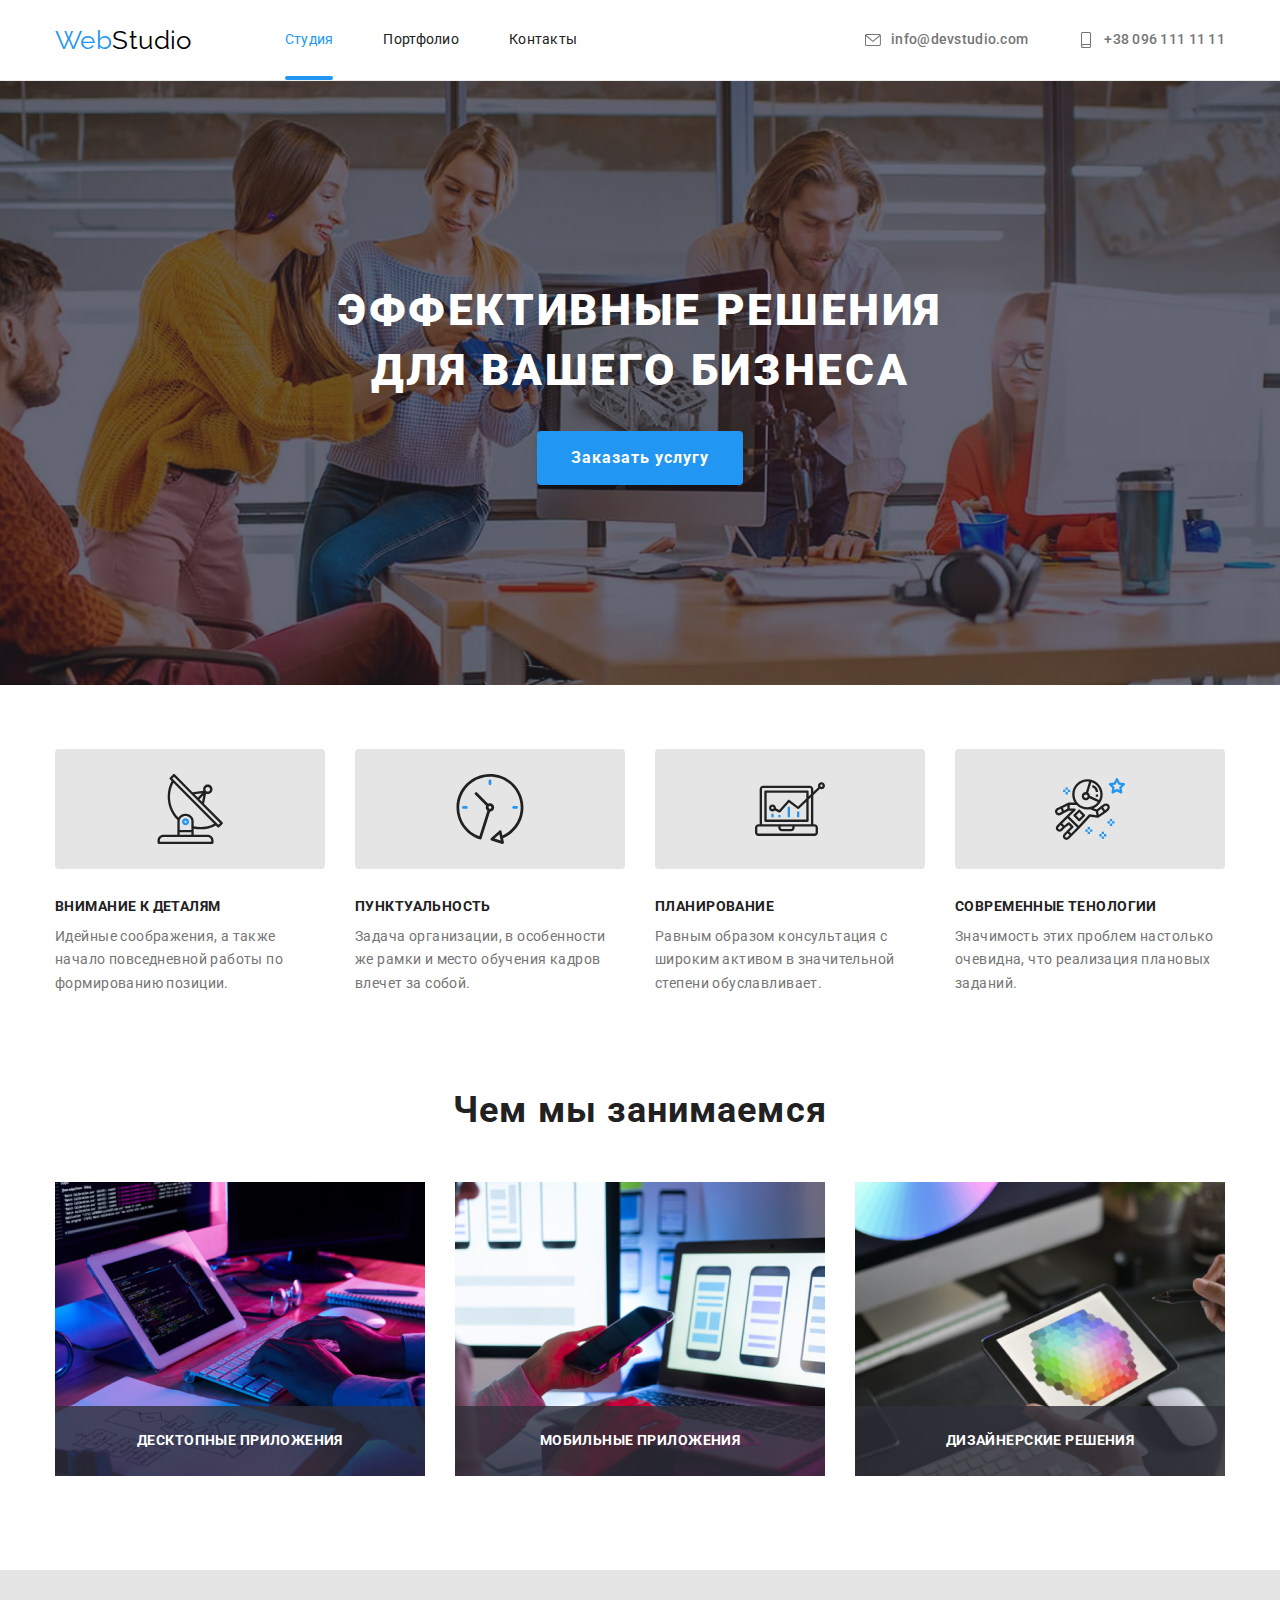
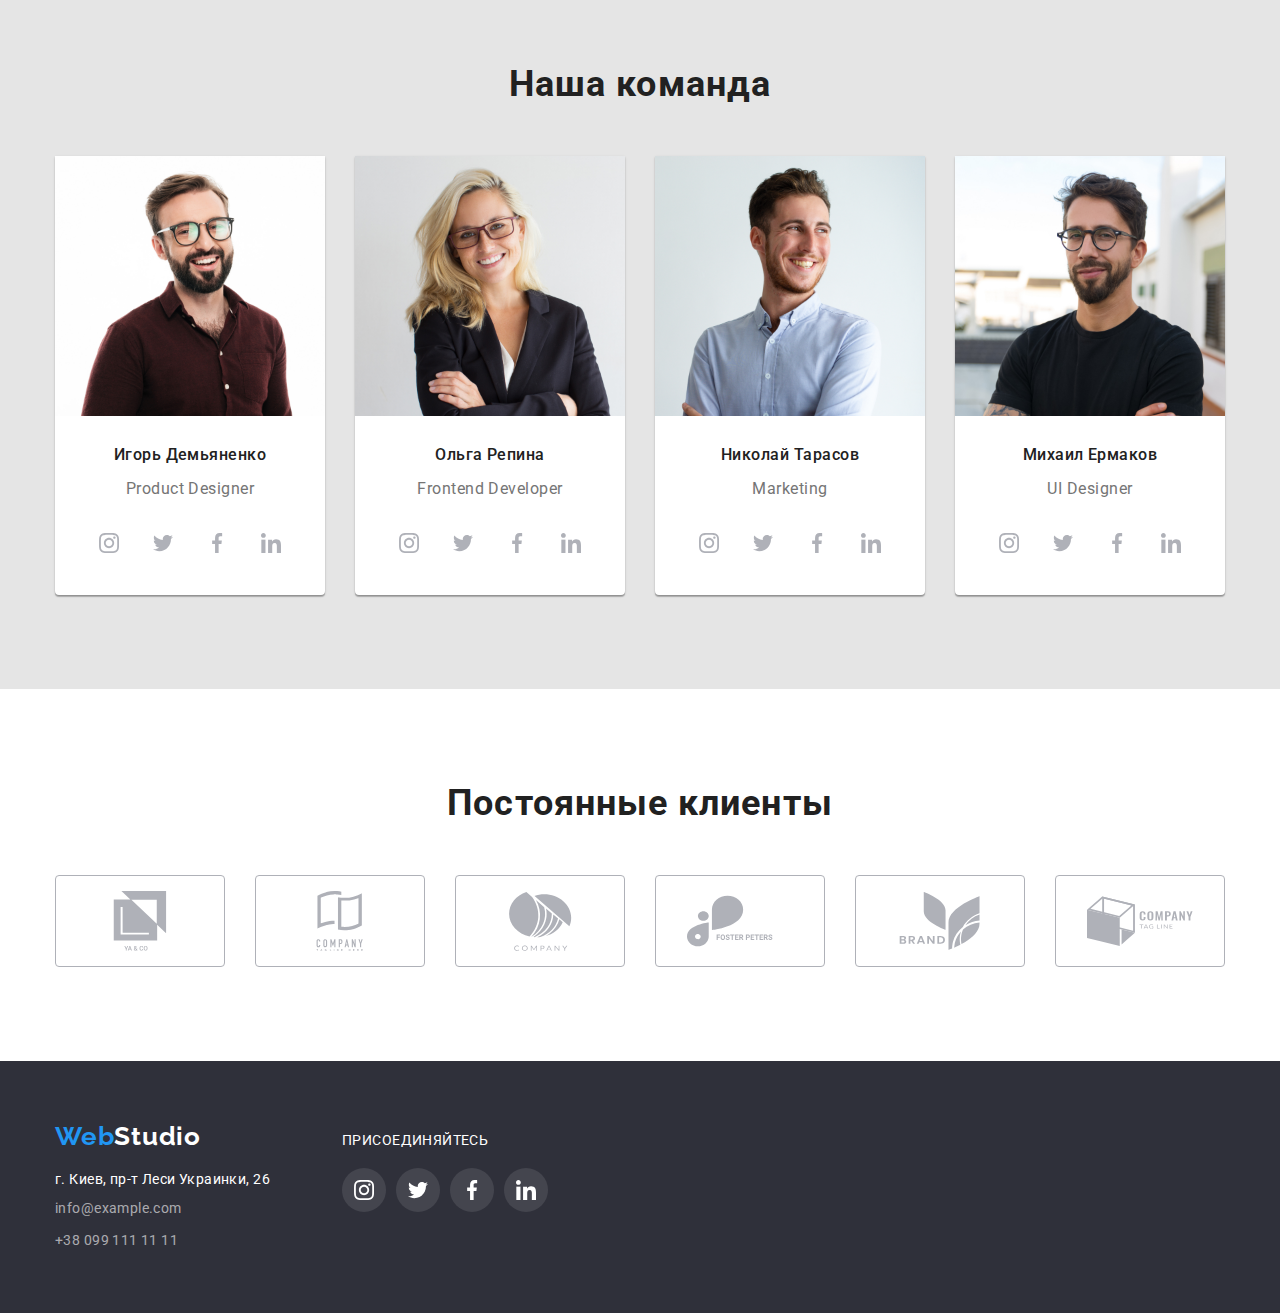
<file: index.html>
<!DOCTYPE html>
<html lang="ru">

<head>
    <meta charset="UTF-8">
    <meta http-equiv="X-UA-Compatible" content="IE=edge">
    <meta name="viewport" content="width=device-width, initial-scale=1.0">
    <title>Main page</title>
    <link rel="preconnect" href="https://fonts.googleapis.com">
    <link rel="preconnect" href="https://fonts.gstatic.com" crossorigin>
    <link href="https://fonts.googleapis.com/css2?family=Raleway:wght@700&family=Roboto:wght@500;700;900&display=swap"
        rel="stylesheet">
    <link rel="stylesheet"
        href="https://cdnjs.cloudflare.com/ajax/libs/modern-normalize/1.1.0/modern-normalize.min.css" />
    <link rel="stylesheet" href="./css/style.css">

</head>

<body>

    <!-- Шапка сайта -->
    <header class="header">
        <div class="container container-header">
            <nav class="navigation">
                <a href="./index.html" class="logo-header link"><span class="accent">Web</span>Studio</a>
                <ul class="nav-list list">
                    <li class="nav-item">
                        <a href="./index.html" class="header-link link current">Студия</a>
                    </li>
                    <li class="nav-item">
                        <a href="./portfolio.html" class="header-link link ">Портфолио</a>
                    </li>
                    <li class="nav-item">
                        <a href="#" class="header-link link">Контакты</a>
                    </li>
                </ul>
            </nav>
            <ul class="site-contacts list">
                <li class="site-contacts-item">
                    <a class="contacts-link  link" href="mailto:info@devstudio.com">
                        <svg class="icon mail" width="16" height="16">
                            <use href="./images/design-img/sprite.svg#icon-envelope"></use>
                        </svg>
                        info@devstudio.com</a>
                </li>
                <li class="site-contacts-item">
                    <a class="contacts-link  link" href="tel+380961111111">
                        <svg class="icon tel" width="16" height="16">
                            <use href="./images/design-img/sprite.svg#icon-smartphone"></use>
                        </svg>
                        +38 096 111 11 11</a>
                </li>
            </ul>
        </div>
    </header>
    <main>

        <!-- Герой -->

        <section class="hero">
            <div class="container">
                <h1 class="hero-title">Эффективные решения<br>для вашего бизнеса</h1>
                <button class="hero-button" type="button">Заказать услугу</button>
            </div>
        </section>

        <!-- Преимущества -->
        <section class="features">
            <div class="container">
                <h2 class="visually-hidden">Наши преимущества</h2>
                <ul class="features-list list">
                    <li class="features-item">
                        <div class="features-icon-container">
                            <svg class="features-icon">
                                <use href="./images/design-img/sprite.svg#icon-antenna"></use>
                            </svg>
                        </div>
                        <h3 class="features-title">Внимание к деталям</h3>
                        <p class="features-text">Идейные соображения, а также начало повседневной работы по формированию
                            позиции.</p>
                    </li>
                    <li class="features-item">
                        <div class="features-icon-container">
                            <svg class="features-icon">
                                <use href="./images/design-img/sprite.svg#icon-clock"></use>
                            </svg>
                        </div>
                        <h3 class="features-title">Пунктуальность</h3>
                        <p class="features-text">Задача организации, в особенности же рамки и место обучения кадров влечет
                            за собой.</p>
                    </li>
                    <li class="features-item">
                        <div class="features-icon-container">
                            <svg class="features-icon">
                                <use href="./images/design-img/sprite.svg#icon-diagram"></use>
                            </svg>
                        </div>
                        <h3 class="features-title">Планирование</h3>
                        <p class="features-text">Равным образом консультация с широким активом в значительной степени
                            обуславливает.</p>
                    </li>
                    <li class="features-item">
                        <div class="features-icon-container">
                            <svg class="features-icon">
                                <use href="./images/design-img/sprite.svg#icon-astronaut"></use>
                            </svg>
                        </div>
                        <h3 class="features-title">Современные тенологии</h3>
                        <p class="features-text">Значимость этих проблем настолько очевидна, что реализация плановых
                            заданий.</p>
                    </li>
                </ul>
            </div>
        </section>

        <!-- Что мы предлагаем -->

        <section class="works">
            <div class="container">
                <h2 class="section-title">Чем мы занимаемся</h2>
                <ul class="works-list list">
                    <li class="works-item">
                        <div class="works-item-image-wrapper">
                        <img src="./images/img1.png" width="370" height="294" alt="мужчина пишет програмный код">
                        <h3 class="works-item-text-overlay">Десктопные приложения</h3>
                        </div>
                    </li>
                    <li class="works-item">
                        <div class="works-item-image-wrapper">
                        <img src="./images/img2.png" width="370" height="294" alt="девушка тестирует мобильное приложение">
                        <h3 class="works-item-text-overlay">Мобильные приложения</h3>
                        </div>
                    </li>
                    <li class="works-item">
                        <div class="works-item-image-wrapper">
                        <img src="./images/img3.png" width="370" height="294" alt="девушка выбирает цветовую схему">
                        <h3 class="works-item-text-overlay">Дизайнерские решения</h3>
                        </div>
                    </li>
                </ul>
            </div>
        </section>

        <!-- Наша команда -->

        <section class="team section">
            <div class="container">
                <h2 class="section-title">Наша команда</h2>
                <ul class="team-list list">
                    <li class="team-item-card">
                        <img src="./images/img4.jpg" width="270" height="260" alt="Портрет Игоря Демьяненко">
                        <div class="team-description">
                            <h3 class="team-name">Игорь Демьяненко</h3>
                            <p class="team-text" lang="en">Product Designer</p>
                            <ul class="masters-socials-list socials list">
                                <li class="master-socials-item">
                                 <a href="" class="master-social-link link">
                                     <svg class="icon-masters-social" widht="20" height="20">
                                         <use href="./images/design-img/sprite.svg#icon-instagram"></use>
                                     </svg>
                                 </a>
                                </li>
                                <li class="master-socials-item">
                                    <a href="" class="master-social-link link">
                                        <svg class="icon-masters-social" widht="20" height="20">
                                            <use href="./images/design-img/sprite.svg#icon-twitter"></use>
                                        </svg>
                                    </a>
                                   </li>
                                   <li class="master-socials-item"> 
                                    <a href="" class="master-social-link link">
                                        <svg class="icon-masters-social" widht="20" height="20">
                                            <use href="./images/design-img/sprite.svg#icon-facebook"></use>
                                        </svg>
                                    </a>
                                   </li>
                                   <li class="master-socials-item">
                                    <a href="" class="master-social-link link">
                                        <svg class="icon-masters-social" widht="20" height="20">
                                            <use href="./images/design-img/sprite.svg#icon-linkedin"></use>
                                        </svg>
                                    </a>
                                   </li>
                            </ul>

                        
                        </div>
                    </li>
                    <li class="team-item-card">
                        <img src="./images/img5.jpg" width="270" height="260" alt="Портрет Ольги Репиной">
                        <div class="team-description">
                            <h3 class="team-name">Ольга Репина</h3>
                            <p class="team-text" lang="en">Frontend Developer</p>
                            <ul class="masters-socials-list socials list">
                                <li class="master-socials-item">
                                 <a href="" class="master-social-link link">
                                     <svg class="icon-masters-social" widht="44" height="44" >
                                         <use href="./images/design-img/sprite.svg#icon-instagram"></use>
                                     </svg>
                                 </a>
                                </li>
                                <li class="master-socials-item">
                                    <a href="" class="master-social-link link">
                                        <svg class="icon-masters-social" widht="44" height="44">
                                            <use href="./images/design-img/sprite.svg#icon-twitter"></use>
                                        </svg>
                                    </a>
                                   </li>
                                   <li class="master-socials-item">
                                    <a href="" class="master-social-link link">
                                        <svg class="icon-masters-social" widht="44" height="44">
                                            <use href="./images/design-img/sprite.svg#icon-facebook"></use>
                                        </svg>
                                    </a>
                                   </li>
                                   <li class="master-socials-item">
                                    <a href="" class="master-social-link link">
                                        <svg class="icon-masters-social" widht="44" height="44">
                                            <use href="./images/design-img/sprite.svg#icon-linkedin"></use>
                                        </svg>
                                    </a>
                                   </li>
                        </div>
                    </li>
                    <li class="team-item-card">
                        <img src="./images/img6.jpg" width="270" height="260" alt="Портрет Николая Тарасова">
                        <div class="team-description">
                            <h3 class="team-name">Николай Тарасов</h3>
                            <p class="team-text" lang="en">Marketing</p>
                            <ul class="masters-socials-list socials list">
                                <li class="master-socials-item">
                                 <a href="" class="master-social-link link">
                                     <svg class="icon-masters-social" widht="44" height="44">
                                         <use href="./images/design-img/sprite.svg#icon-instagram"></use>
                                     </svg>
                                 </a>
                                </li>
                                <li class="master-socials-item">
                                    <a href="" class="master-social-link link">
                                        <svg class="icon-masters-social" widht="44" height="44">
                                            <use href="./images/design-img/sprite.svg#icon-twitter"></use>
                                        </svg>
                                    </a>
                                   </li>
                                   <li class="master-socials-item">
                                    <a href="" class="master-social-link link">
                                        <svg class="icon-masters-social" widht="44" height="44">
                                            <use href="./images/design-img/sprite.svg#icon-facebook"></use>
                                        </svg>
                                    </a>
                                   </li>
                                   <li class="master-socials-item">
                                    <a href="" class="master-social-link link">
                                        <svg class="icon-masters-social" widht="44" height="44">
                                            <use href="./images/design-img/sprite.svg#icon-linkedin"></use>
                                        </svg>
                                    </a>
                                   </li>
                            </ul>
                        </div>    
                    </li>
                    <li class="team-item-card">
                        <img src="./images/img7.jpg" width="270" height="260" alt="Портрет Михаила Ермакова">
                        <div class="team-description">
                            <h3 class="team-name">Михаил Ермаков</h3>
                            <p class="team-text" lang="en">UI Designer</p>
                            <ul class="masters-socials-list socials list">
                                <li class="master-socials-item">
                                 <a href="" class="master-social-link link">
                                     <svg class="icon-masters-social" widht="44" height="44">
                                         <use href="./images/design-img/sprite.svg#icon-instagram"></use>
                                     </svg>
                                 </a>
                                </li>
                                <li class="master-socials-item">
                                    <a href="" class="master-social-link link">
                                        <svg class="icon-masters-social" widht="44" height="44">
                                            <use href="./images/design-img/sprite.svg#icon-twitter"></use>
                                        </svg>
                                    </a>
                                   </li>
                                   <li class="master-socials-item">
                                    <a href="" class="master-social-link link">
                                        <svg class="icon-masters-social" widht="44" height="44">
                                            <use href="./images/design-img/sprite.svg#icon-facebook"></use>
                                        </svg>
                                    </a>
                                   </li>
                                   <li class="master-socials-item">
                                    <a href="" class="master-social-link link">
                                        <svg class="icon-masters-social" widht="44" height="44">
                                            <use href="./images/design-img/sprite.svg#icon-linkedin"></use>
                                        </svg>
                                    </a>
                                   </li>
                            </ul>
                        </div>
                        </li>
                </ul>
            </div>
        </section>

        <!-- наши клиенты -->

        <section class="clients section">
            <div class="container">
                <h2 class="section-title">Постоянные клиенты</h2>
                <ul class="clients-list list">
                     <li class="clients-item">
                        <a href="" class="clients-item-link"> 
                            <svg class="icon-client" width="41" height="46">
                                <use href="./images/design-img/sprite.svg#icon-logo1"></use>
                            </svg>
                        </a>
                    </li>
                    <li class="clients-item">
                        <a href="" class="clients-item-link"> 
                            <svg class="icon-client">
                                <use href="./images/design-img/sprite.svg#icon-logo2"></use>
                            </svg>
                        </a>
                    </li>
                    <li class="clients-item">
                        <a href="" class="clients-item-link"> 
                            <svg class="icon-client">
                                <use href="./images/design-img/sprite.svg#icon-logo3"></use>
                            </svg>
                        </a>
                    </li>
                    <li class="clients-item">
                        <a href="" class="clients-item-link"> 
                            <svg class="icon-client">
                                <use href="./images/design-img/sprite.svg#icon-logo4"></use>
                            </svg>
                        </a>
                    </li>
                    <li class="clients-item">
                        <a href="" class="clients-item-link"> 
                            <svg class="icon-client" >
                                <use href="./images/design-img/sprite.svg#icon-logo5"></use>
                            </svg>
                        </a>
                    </li>
                    <li class="clients-item">
                        <a href="" class="clients-item-link"> 
                            <svg class="icon-client">
                                <use href="./images/design-img/sprite.svg#icon-logo6"></use>
                            </svg>
                        </a>
                    </li>
                </ul>
            </div>
        </section>

    </main>

    <!-- Футер -->
    <footer class="footer">
        <div class="container footer-container">
            <div class="address-section">
                <a href="./index.html " class="footer-logo link"><span class="accent">Web</span>Studio</a>
                <address class="address list">
                    <ul class="footer-links-list list">
                    <li class="address-item" ><a href="https://www.google.com/maps/d/viewer?msa=0&mid=10uSM3H-mIU3GznYo2szRIEphczw&ll=50.42732700000001%2C30.538092&z=17" 
                        class="footer-link-address link"
                        target="_blank"
                        rel="noreferrer noopener">
                        г. Киев, пр-т Леси Украинки, 26
                        </a>
                    </li>
                    <li class="address-item"><a href="mailto:info@example.com" class="footer-link">info@example.com</a></li>
                    <li class="address-item"><a href="tel:+380991111111" class="footer-link">+38 099 111 11 11</a></li>
                    </ul>
                </address>
            </div>


            <div class="social-links-section">
                <p class="footer-title" >Присоединяйтесь</p>
            <ul class="social-list list">
                <li class="social-list-item">
                    <a class="footer-social-link" href="">
                        <svg class="icon-footer">
                            <use href="./images/design-img/sprite.svg#icon-instagram"></use>
                        </svg>
                    </a>
                </li>
                <li class="social-list-item" >
                    <a class="footer-social-link" href="">
                        <svg class="icon-footer">
                            <use href="./images/design-img/sprite.svg#icon-twitter"></use>
                        </svg>
                    </a>
                </li>
                <li class="social-list-item">
                    <a class="footer-social-link" href="">
                        <svg class="icon-footer">
                            <use href="./images/design-img/sprite.svg#icon-facebook"></use>
                        </svg>
                    </a>
                </li>
                <li class="social-list-item">
                    <a class="footer-social-link" href="">
                        <svg class="icon-footer">
                            <use href="./images/design-img/sprite.svg#icon-linkedin"> </use>
                        </svg>
                    </a>
                </li>
            </ul>
        </div>
        </div>
    </footer>

    <!-- Модальное окно -->
    <div class="backdrop is-hidden">
        <div class="modal">
            <button type="button" class="btn-close">
                <svg class="icon-btn-close" width="17" height="17">
                    <use href="./images/design-img/sprite.svg#icon-close"></use>
                </svg>
            </button>
        </div>
    </div>
</body>

</html>
</file>
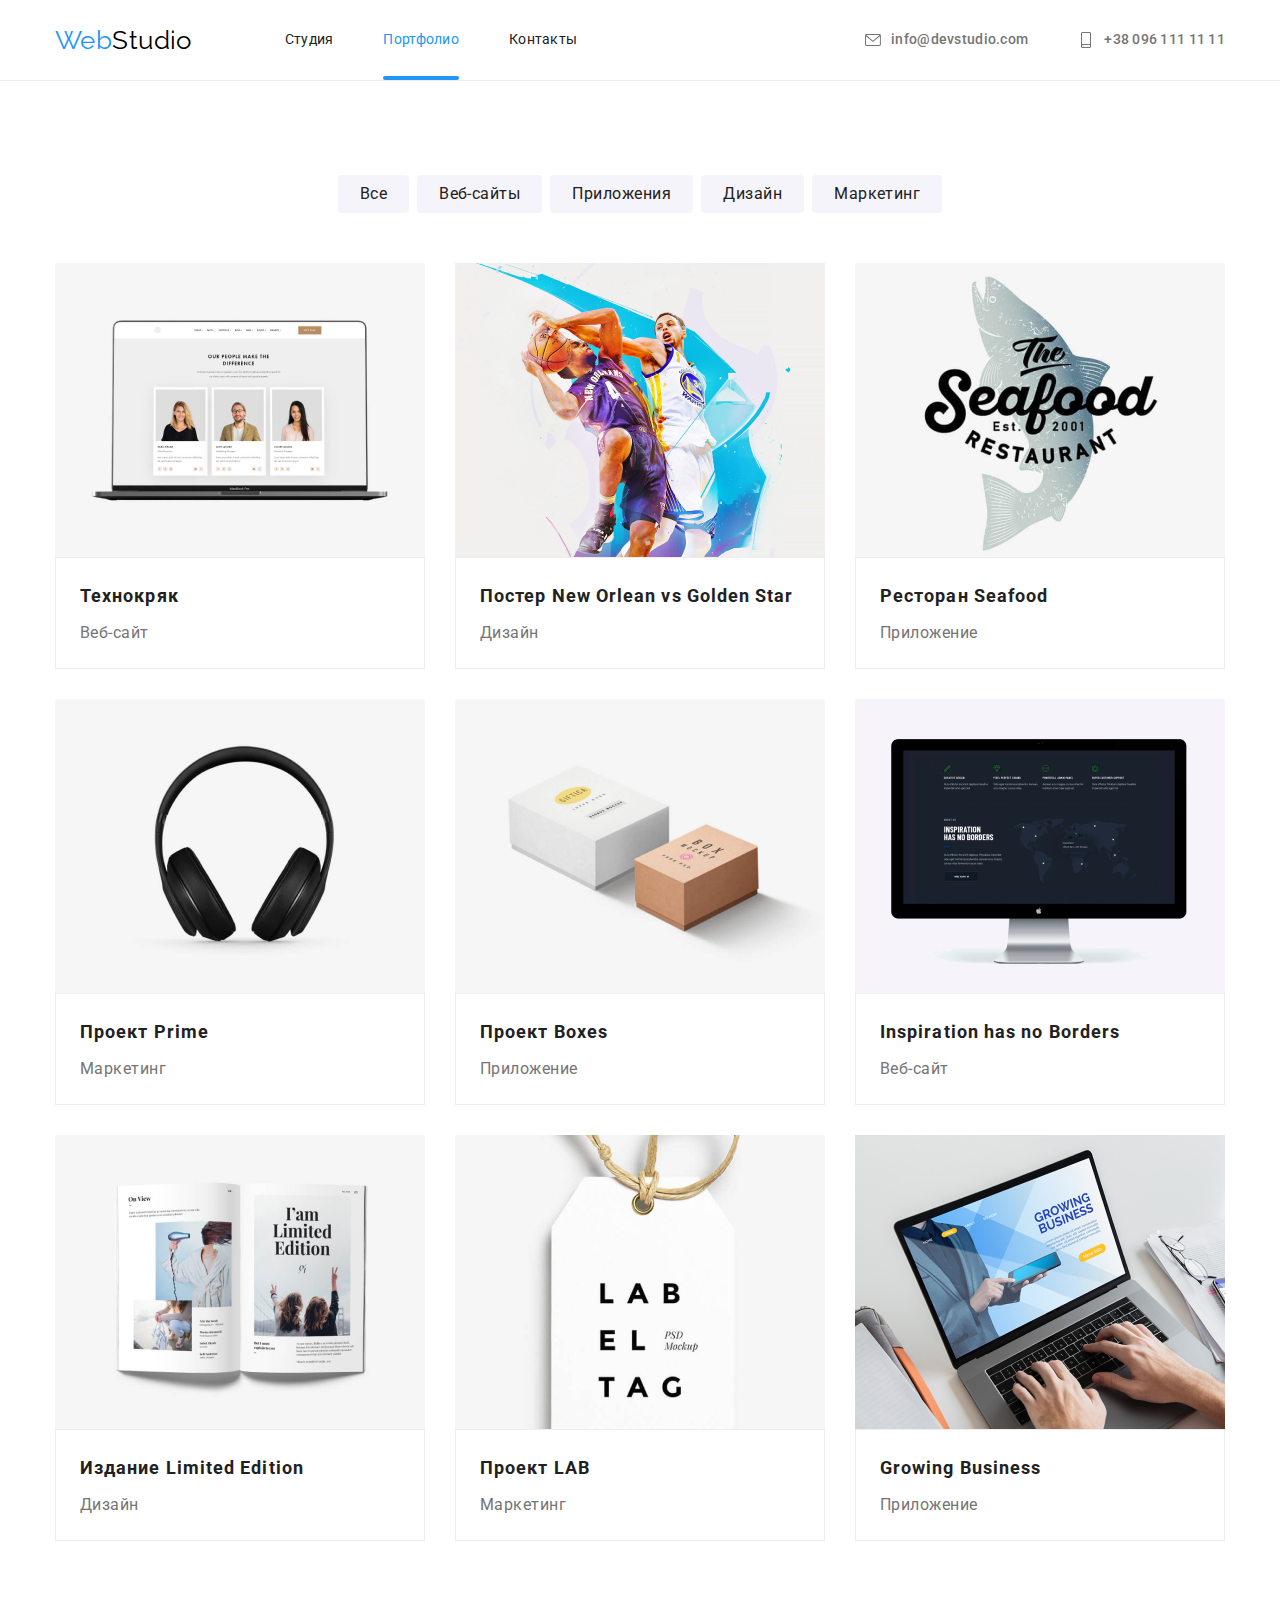
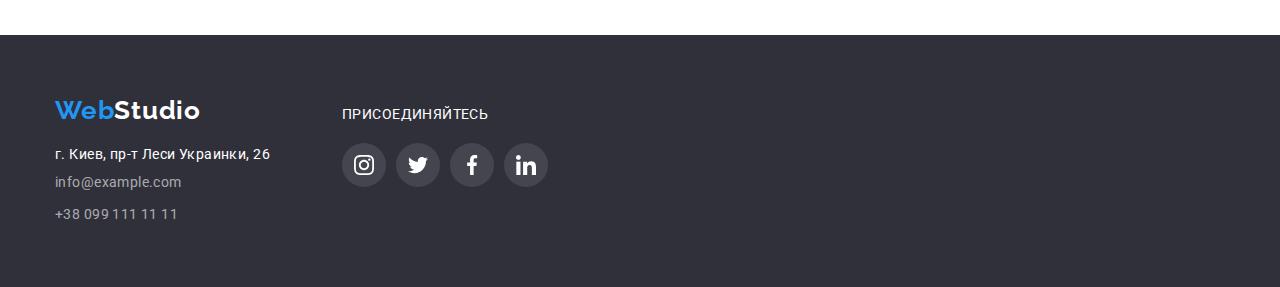
<file: portfolio.html>
<!DOCTYPE html>
<html lang="ru">
<head>
    <meta charset="UTF-8">
    <meta http-equiv="X-UA-Compatible" content="IE=edge">
    <meta name="viewport" content="width=device-width, initial-scale=1.0">
    <title>Portfolio page</title>
    <link rel="preconnect" href="https://fonts.googleapis.com">
    <link rel="preconnect" href="https://fonts.gstatic.com" crossorigin>
    <link href="https://fonts.googleapis.com/css2?family=Raleway:wght@700&family=Roboto:wght@500;700;900&display=swap"
        rel="stylesheet">
    <link rel="stylesheet" href="https://cdnjs.cloudflare.com/ajax/libs/modern-normalize/1.1.0/modern-normalize.min.css" />
    <link rel="stylesheet" href="./css/style.css">
</head>
<body>
  
        <!-- Шапка сайта -->
        <header class="header">
            <div class="container container-header">
                <nav class="navigation">
                    <a href="./index.html" class="logo-header link"><span class="accent">Web</span>Studio</a>
                    <ul class="nav-list list">
                        <li class="nav-item">
                            <a href="./index.html" class="header-link link ">Студия</a>
                        </li>
                        <li class="nav-item">
                            <a href="./portfolio.html" class="header-link link current ">Портфолио</a>
                        </li>
                        <li class="nav-item">
                            <a href="#" class="header-link link">Контакты</a>
                        </li>
                    </ul>
                </nav>
                <ul class="site-contacts list">
                    <li class="site-contacts-item">
                        <a class="contacts-link  link" href="mailto:info@devstudio.com">
                            <svg class="icon mail" width="16" height="16">
                                <use href="./images/design-img/sprite.svg#icon-envelope"></use>
                            </svg>
                            info@devstudio.com</a>
                    </li>
                    <li class="site-contacts-item">
                        <a class="contacts-link  link" href="tel+380961111111">
                            <svg class="icon tel" width="16" height="16">
                                <use href="./images/design-img/sprite.svg#icon-smartphone"></use>
                            </svg>
                            +38 096 111 11 11</a>
                    </li>
                </ul>
            </div>
        </header>
        <main>
            <section class="portfolio-page section">
                <div class="container">
                    <h1 class="visually-hidden">Портфолио</h1>
                    <ul class="filter list">
                        <li class="filter-item">
                            <button class="filter-button" type="button">Все</button>
                        </li>
                        <li class="filter-item" >
                            <button class="filter-button" type="button">Веб-сайты</button>
                        </li>
                        <li class="filter-item">
                            <button class="filter-button" type="button">Приложения</button>
                        </li>
                        <li class="filter-item">
                            <button class="filter-button" type="button"">Дизайн</a>
                        </li>
                        <li class="filter-item">
                            <button class="filter-button" type="button">Маркетинг</button>
                        </li>
                    </ul>
                    <ul class="projects list">
                        <li class="projects-item" >
                            <a href="" class="projects-item-link link">
                                <div class="projects-item-wrapper">
                                    <img src="./images/portfolio-page/img1.jpg" alt="Монитор с изображением главной страницы сайта" 
                                    width="370"
                                    height="294">
                                    <p class="projects-overlay">
                                        Технокряк это современная площадка распространения коронавируса. Компании используют эту платформу для цифрового шпионажа и атак на защищённые сервера конкурентов.
                                    </p>
                                </div>
                                <div class="projects-item-description">
                                    <h2 class="projects-title">Технокряк</h2>
                                    <p class="projects-text">Веб-сайт</p>
                                </div>
                            </a>
                        </li>
                        <li class="projects-item">
                            <a href="" class="projects-item-link link">
                                <div class="projects-item-wrapper">
                                <img src="./images/portfolio-page/img2.jpg" alt="Два баскетболиста борятся за мяч"
                                width="370"
                                height="294">
                                <p class="projects-overlay">
                                    Lorem ipsum dolor sit amet consectetur adipisicing elit. Quae, ullam.
                                </p>
                            </div>
                                <div class="projects-item-description">
                                    <h2 class="projects-title">Постер New Orlean vs Golden Star</h2>
                                    <p class="projects-text" >Дизайн</p>
                                </div>
                            </a>
                        </li>
                        <li class="projects-item">
                            <a href="" class="projects-item-link link">
                                <div class="projects-item-wrapper">
                                <img src="./images/portfolio-page/img3.jpg" alt="Логтотип рыбного ресторана"
                                width="370"
                                height="294">
                                <p class="projects-overlay">
                                    Lorem ipsum dolor sit amet consectetur adipisicing elit. Quae, ullam.
                                </p>
                            </div>
                                <div class="projects-item-description">
                                    <h2 class="projects-title">Ресторан Seafood</h2>
                                    <p class="projects-text">Приложение</p>
                                </div>
                            </a>
                        </li>
                        <li class="projects-item">
                            <a href="" class="projects-item-link link">
                                <div class="projects-item-wrapper">
                                    <img src="./images/portfolio-page/img4.jpg" alt="Наушники"
                                    width="370"
                                    height="294">
                                    <p class="projects-overlay">
                                        Lorem ipsum dolor sit amet consectetur adipisicing elit. Quae, ullam.
                                    </p>
                                </div>
                                <div class="projects-item-description">
                                    <h2 class="projects-title">Проект Prime</h2>
                                    <p class="projects-text">Маркетинг</p>
                                </div>
                            </a>
                        </li>
                        <li class="projects-item">
                            <a href="" class="projects-item-link link">
                                <div class="projects-item-wrapper">
                                <img src="./images/portfolio-page/img5.jpg" alt="Две закрытые коробки"
                                width="370"
                                height="294">
                                    <p class="projects-overlay">
                                        Lorem ipsum dolor sit amet consectetur adipisicing elit. Quae, ullam.
                                    </p>
                                </div>
                                <div class="projects-item-description">
                                    <h2 class="projects-title">Проект Boxes</h2>
                                    <p class="projects-text">Приложение</p>
                                </div>
                            </a>
                        </li>
                        <li class="projects-item">
                            <a href="" class="projects-item-link link">
                                <div class="projects-item-wrapper">
                                <img src="./images/portfolio-page/img6.jpg" alt="Монитор с открытой страницей сайта"
                                width="370"
                                height="294">
                                    <p class="projects-overlay">
                                        Lorem ipsum dolor sit amet consectetur adipisicing elit. Quae, ullam.
                                    </p>
                                </div>
                                <div class="projects-item-description">
                                    <h2 lang="en" class="projects-title">Inspiration has no Borders</h2>
                                    <p class="projects-text" >Веб-сайт</p>
                                </div>
                            </a>
                        </li>
                        <li class="projects-item">
                            <a href="" class="projects-item-link link">
                                <div class="projects-item-wrapper">
                                <img src="./images/portfolio-page/img7.jpg" alt="Открытый разварот журнала"
                                width="370"
                                height="294">
                                    <p class="projects-overlay">
                                        Lorem ipsum dolor sit amet consectetur adipisicing elit. Quae, ullam.
                                    </p>
                                </div>
                                <div class="projects-item-description">
                                    <h2 class="projects-title">Издание Limited Edition</h2>
                                    <p class="projects-text">Дизайн</p>
                                </div>
                            </a>
                        </li>
                        <li class="projects-item">
                            <a href="" class="projects-item-link link">
                                <div class="projects-item-wrapper">
                                <img src="./images/portfolio-page/img8.jpg" alt="Леибл"
                                width="370"
                                height="294">
                                    <p class="projects-overlay">
                                        Lorem ipsum dolor sit amet consectetur adipisicing elit. Quae, ullam.
                                    </p>
                                </div>
                                <div class="projects-item-description">
                                    <h2 class="projects-title">Проект LAB</h2>
                                    <p class="projects-text" >Маркетинг</p>
                                </div>
                            </a>
                        </li>
                        <li class="projects-item">
                            <a href="" class="projects-item-link link">
                                <div class="projects-item-wrapper">
                                <img src="./images/portfolio-page/img9.jpg" alt="Монитор с открытой страницей обучаещего сайта"
                                width="370"
                                height="294">
                                    <p class="projects-overlay">
                                        Lorem ipsum dolor sit amet consectetur adipisicing elit. Quae, ullam.
                                    </p>
                                </div>
                                <div class="projects-item-description">
                                    <h2 lang="en" class="projects-title">Growing Business</h2>
                                    <p class="projects-text">Приложение</p>
                                </div>
                            </a>
                        </li>
                    </ul>    
                </div>
            </section>
        </main>
        
        <!-- Футер -->
        <footer class="footer">
            <div class="container footer-container">
                <div class="address-section">
                    <a href="./index.html " class="footer-logo link"><span class="accent">Web</span>Studio</a>
                    <address class="address list">
                        <ul class="footer-links-list list">
                        <li class="address-item" ><a href="https://www.google.com/maps/d/viewer?msa=0&mid=10uSM3H-mIU3GznYo2szRIEphczw&ll=50.42732700000001%2C30.538092&z=17" 
                            class="footer-link-address link"
                            target="_blank"
                            rel="noreferrer noopener">
                            г. Киев, пр-т Леси Украинки, 26
                            </a>
                        </li>
                        <li class="address-item"><a href="mailto:info@example.com" class="footer-link">info@example.com</a></li>
                        <li class="address-item"><a href="tel:+380991111111" class="footer-link">+38 099 111 11 11</a></li>
                        </ul>
                    </address>
                </div>
    
    
                <div class="social-links-section">
                    <p class="footer-title" >Присоединяйтесь</p>
                <ul class="social-list list">
                    <li class="social-list-item">
                        <a class="footer-social-link" href="">
                            <svg class="icon-footer">
                                <use href="./images/design-img/sprite.svg#icon-instagram"></use>
                            </svg>
                        </a>
                    </li>
                    <li class="social-list-item" >
                        <a class="footer-social-link" href="">
                            <svg class="icon-footer">
                                <use href="./images/design-img/sprite.svg#icon-twitter"></use>
                            </svg>
                        </a>
                    </li>
                    <li class="social-list-item">
                        <a class="footer-social-link" href="">
                            <svg class="icon-footer">
                                <use href="./images/design-img/sprite.svg#icon-facebook"></use>
                            </svg>
                        </a>
                    </li>
                    <li class="social-list-item">
                        <a class="footer-social-link" href="">
                            <svg class="icon-footer">
                                <use href="./images/design-img/sprite.svg#icon-linkedin"> </use>
                            </svg>
                        </a>
                    </li>
                </ul>
            </div>
            </div>
        </footer>
</body>
</html>
</file>
<file: css/style.css>
/* цвета фона
основной #E5E5E5;
второстепенный #F5F4FA; 
серый #2F303A; */

/* цвета текста
заглавия #212121;
основной #757575; */

/* акцент #2196F3; */
/* белый #FFFFFF; */

/* футер почта и телефон: rgba(255, 255, 255, 0.6);
 */

:root {
  --primary-text-color: #757575;
  --title-text-color: #212121;
  --accent-color: #2196f3;
  --secondary-bg-color: #e5e5e5;
  --primary-bg-color: #f5f4fa;
  --grey-bg-color: #2f303a;
  --white-color: #ffffff;
}

body {
  /* background-color: var(--primary-bg-color); */
  color: var(--primary-text-color);
  font-family: "Roboto", sans-serif;
  font-size: 14px;
  letter-spacing: 0.03em;
}
img {
  display: block;
}

/* Акцент */
.accent {
  color: var(--accent-color);
}

/* Сброс отступов браузера */
h1, h2, h3, h4, h5, h6 {
  margin-top: 0;
  margin-bottom: 0;
}
ul {
  margin-top: 0;
  margin-bottom: 0;
  padding-left: 0;
}
p {
  margin-top: 0;
  margin-bottom: 0;
}

/* Оформление списков */
.list {
  list-style: none;
}
/* Оформление ссылок */
.link {
  text-decoration: none;
}


.container {
  width: 1200px;
  margin: 0 auto;
  padding-left: 15px;
  padding-right: 15px;
  /* outline: 1px solid tomato; */
}
.section {
  padding-top: 94px;
  padding-bottom: 94px;
}
.container-header {
  display: flex;
}

/* Оформление логотипа в шапке сайта */
.logo-header {
  margin-right: 93px;
  color: #000000;
  font-family: Raleway, sans-serif;
  font-size: 26px;
  line-height: 1.19;
}
/* .logo-header:hover,
.logo-header:focus {
  color: var(--accent-color);
} */
/* Раздел навигации сайта */
.navigation {
  display: flex;
  align-items: center;
}

.site-contacts {
  display: flex;
  margin-left: auto;
}
.nav-list {
  display: flex;
}
.nav-item:not(:last-child) {
margin-right: 50px;
}

.contacts-link {
  display: block;
  padding-top: 32px;
  padding-bottom: 31px;
}


.header {
background-color: var(--white-color);
border-bottom: 1px solid #ececec;
}

.header-link {
  position: relative;
  display: block;
  padding-top: 32px;
  padding-bottom: 32px;

  color: var(--title-text-color);
  line-height: 1.14;
  letter-spacing: 0.02em;

  transition: color 250ms cubic-bezier(0.4, 0, 0.2, 1);
}

.header-link:hover,
.header-link:focus {
  color: var(--accent-color);
}
.current {
  color: var(--accent-color);
}
.current::after {
  content: "";
  height: 4px;
  width: 100%;
  background-color: var(--accent-color);
  border-radius: 4px;

  position: absolute;
  left: 0;
  bottom: 0;

}
.site-contacts {
  display: flex;
  margin-left: auto;
}

.site-contacts-item:not(:last-child) {
  margin-right: 50px;
  }

.contacts-link {
display: block;
padding-top: 32px;
padding-bottom: 32px;
color: var(--primary-text-color);
text-decoration: none;
font-weight: 500;
font-size: 14px;
line-height: 1.14;
letter-spacing: 0.02em;
display: flex;
align-items: center;

transition: color 250ms cubic-bezier(0.4, 0, 0.2, 1);
}
.contacts-link.link:hover,
.contacts-link.link:focus {
  color: var(--accent-color);
}
.icon {
  fill: currentColor;
  margin-right: 10px;
}
/* .icon:hover,
.icon:focus {
  fill: #2196f3;
} */
/* .mail {
  width: 16px;
  height: 12px;
}
.tel {
  width: 10px;
  height: 16px;
} */

/* .contacts-link.icon-mail::before {
  display: inline-flex;
  content: "";
  background-image: url(../images/design-img/envelope.svg);
  background-size: contain;
  width: 16px;
  height: 12px;
  margin-right: 10px;
  background-position: center;
}
.contacts-link.icon-tel::before {
  display: inline-block;
  content: "";
  background-image: url(../images/design-img/smartphone.svg);
  background-size: contain;
  width: 10px;
  height: 16px;
  margin-right: 10px;
  background-position: center;
} */


/* Герой */
.hero {
  display: block;
  max-width: 1600px;
  margin-left: auto;
  margin-right: auto;
  background-size: cover;
  background-repeat: no-repeat;
  background-position: center;

  background-color: var(--grey-bg-color);
  background-image: linear-gradient(rgba(47, 48, 58, 0.4), 
  rgba(47, 48, 58, 0.4)),
  url(../images/design-img/Img-min.jpg);

  text-align: center;
  padding-top: 200px;
  padding-bottom: 200px;
}

.hero-title {
  text-align: center;
  max-width: 696px;
  margin-top: 0;
  margin-bottom: 30px;
  margin-left: auto;
  margin-right: auto;

  font-weight: 900;
  color: var(--white-color);
  font-weight: 900;
  font-size: 44px;
  line-height: 1.36;
  letter-spacing: 0.06em;
  text-transform: uppercase;
}

.hero-button {
  display: inline-block;
  text-align: center;
  padding-top: 10px;
  padding-right: 32px;
  padding-bottom: 10px;
  padding-left: 32px;

  color: var(--white-color);
  background-color: #2196f3;
  font-family: roboto;
  font-weight: bold;
  font-size: 16px;
  line-height: 1.87;
  letter-spacing: 0.06em;
  cursor: pointer;
  box-shadow: 0px 4px 4px rgba(0, 0, 0, 0.15);
  border-color: transparent;
border-radius: 4px;

transition: background-color 250ms cubic-bezier(0.4, 0, 0.2, 1);
}
.hero-button:hover,
.hero-button:focus {
  /* color: var(--white-color); */
  background-color: #188ce8;
}

/* Наши преимущества */

.section-title {
  margin-bottom: 50px;
  text-align: center;

  color: var(--title-text-color);
  font-weight: 700;
  font-size: 36px;
  line-height: 1.16;
  letter-spacing: 0.03em;
}


.visually-hidden {
  position: absolute;
  width: 1px;
  height: 1px;
  margin: -1px;
  border: 0;
  padding: 0;
  white-space: nowrap;
  clip-path: inset(100%);
  clip: rect(0 0 0 0);
  overflow: hidden;
}

.features {
  padding-top: 94px;
  padding-bottom: 47px;
  background-color:var(--white-color);

}
.features-list {
  display: flex;
  align-items: center;
  flex-wrap: wrap;
  margin-top: -30px;
  margin-left: -30px;
}

.features-item { 
  flex-basis: calc((100% - 120px) / 4);
  margin-left: 30px;
  }

.features-title {
  margin-bottom: 10px;
  color: var(--title-text-color);
  font-weight: 700;
  font-size: 14px;
  line-height: 1.14;
  letter-spacing: 0.03em;
  text-transform: uppercase;
}

.features-text {
line-height: 1.71;
text-align: left;
}

.features-icon {
  width: 70px;
  height: 70px;
}

.features-icon-container {
  display: flex;
  justify-content: center;
  align-items: center;
  width: 270px;
  height: 120px;
  background: #E5E5E5;
  border-radius: 4px;
  border: transparent;
  margin-bottom: 30px;
}

/* Наши работы */

.works {
  padding-top: 47px;
  padding-bottom: 94px;
  background-color:var(--white-color);
  /* outline: 1px solid teal; */
}

.works-list {
  display: flex;
  align-items: center;
  flex-wrap: wrap;
  margin-top: -30px;
  margin-left: -30px;
}

.works-item {
  flex-basis: calc((100% - 90px) / 3);
  margin-top: 30px;  
  margin-left: 30px;
  }

.works-item-image-wrapper {
  position: relative;

}

.works-item-text-overlay {
  display: flex;
  align-items: center;
  justify-content: center;

  position: absolute;
  width: 100%;
  height: 70px;
  bottom: 0;
  left: 0;


font-family: Roboto;
font-style: normal;
font-weight: 700;
font-size: 14px;
line-height: 1.14;
text-align: center;
letter-spacing: 0.03em;
text-transform: uppercase;

color: var(--white-color);
background-color: rgba(47, 48, 58, 0.8);

}

/* Раздел команда */
.team {
  background-color: #e5e5e5;
}

.team-name {
  margin-bottom: 10px;
  color: var(--title-text-color);
  font-weight: 500;
  font-size: 16px;
  line-height: 1.16;
  text-align: center;
  letter-spacing: 0.03em;
}

.team-text {
  font-size: 16px;
  line-height: 1.9;
  text-align: center;
  letter-spacing: 0.03em;
  margin-bottom: 16px;
}

.team-list {
  display: flex;
  align-items: center;
  flex-wrap: wrap;
  margin-top: -30px;
  margin-left: -30px;

}
.team-item-card {
  flex-basis: calc((100% - 120px) / 4);
  margin-top: 30px;  
  margin-left: 30px;
  background: var(--white-color);
  box-shadow: 0px 1px 3px rgba(0, 0, 0, 0.12), 0px 1px 1px rgba(0, 0, 0, 0.14), 0px 2px 1px rgba(0, 0, 0, 0.2);
  border-radius: 0px 0px 4px 4px;
}

.team-description {
  padding-top: 30px;
  padding-bottom: 30px;
}

.masters-socials-list {
  display: flex;
  justify-content: center;
  align-items: center;
}
.master-socials-item:not(:last-child) {
  margin-right: 10px;
}
.master-socials-item {
  width: 44px;
  height: 44px;
}

.master-social-link {
  display: flex;
  align-items: center;
  justify-content: center;
  background-color:var(--white-color);
  width: 44px;
  height: 44px;
  border-radius: 50%;

  transition: background-color 250ms cubic-bezier(0.4, 0, 0.2, 1),
  fill 250ms cubic-bezier(0.4, 0, 0.2, 1);
}

/* .master-social-link:hover .icon-masters-social,
.master-social-link:focus .icon-masters-social {
fill: var(--white-color);
} */
.master-social-link:hover, 
.master-social-link:focus,
.master-social-link:hover .icon-masters-social,
.master-social-link:focus .icon-masters-social {
  background-color: var(--accent-color);
  fill: var(--white-color)
}

/* .team__social-list-link:hover,
.team__social-list-link:focus,
.team__social-list-link:hover .team__social-icon,
.team__social-list-link:hover .team__social-icon {
  fill: var(--primary-background-color);
  background-color: var(--accent-color);
} */

.icon-masters-social {
  fill: #AFB1B8;
  width: 20px;
  height: 20px;

  transition: background-color 250ms cubic-bezier(0.4, 0, 0.2, 1),
  fill 250ms cubic-bezier(0.4, 0, 0.2, 1);
}
/* .icon-masters-social:hover,
.icon-masters-social:focus {
fill:var(--white-color);
} */

/* Наши клиенты */

.clients {
  background-color: var(--white-color);
}

.clients-list {
  display: flex;
  align-items: center;
  flex-wrap: wrap;
  margin-top: -30px;
  margin-left: -30px;
}

.clients-item {
  flex-basis: calc((100% - 180px) / 6);
  margin-top: 30px;  
  margin-left: 30px;
}

.clients-item-link {
  display: flex;
  justify-content: center;
  align-items: center;
  width: 170px;
  height: 92px;
  border: 1px solid #AFB1B8;
  border-radius: 4px;

  transition: border 250ms cubic-bezier(0.4, 0, 0.2, 1),
  fill 250ms cubic-bezier(0.4, 0, 0.2, 1);
}

.clients-item-link:hover,
.clients-item-link:focus  {
  border: 1px solid var(--accent-color);

  transition: border 250ms cubic-bezier(0.4, 0, 0.2, 1),
  fill 250ms cubic-bezier(0.4, 0, 0.2, 1);
}

.icon-client {
  fill: #afb1b8;
  width: 106px;
  height: 60px;

  transition: border 250ms cubic-bezier(0.4, 0, 0.2, 1),
  fill 250ms cubic-bezier(0.4, 0, 0.2, 1);
}

.clients-item-link:hover .icon-client,
.clients-item-link:focus .icon-client {
    fill: #2196f3;

    transition: border 250ms cubic-bezier(0.4, 0, 0.2, 1),
    fill 250ms cubic-bezier(0.4, 0, 0.2, 1);
  }


/* Раздел футер */
.footer {
  background-color: var(--grey-bg-color);
  padding-top: 60px;
  padding-bottom: 60px;
}

.footer-container {
  display: flex;
  align-items: baseline;
}

.footer-logo,
.address {
  color: #ffffff;
}

.footer-link-address {
  color: var(--white-color);
}

.footer-logo {
  display: block;
  margin-bottom: 20px;

  font-family: Raleway, sans-serif;
  font-weight: 700;
  font-size: 26px;
  line-height: 1.19;
  letter-spacing: 0.03em;
}
/* 
.footer-logo:hover,
.footer-logo:focus {
  color: var(--accent-color);
} */

.address {
  font-style: normal;
}

.address-item:not(:last-child) {
margin-bottom: 9px;
}

.footer-link {
  text-decoration: none;
  color: rgba(255, 255, 255, 0.6);
  font-size: 14px;
  line-height: 1.7;
  letter-spacing: 0.03em;

  transition: color 250ms cubic-bezier(0.4, 0, 0.2, 1);
}

.footer-link:hover,
.footer-link:focus {
  color: var(--accent-color);

  transition: color 250ms cubic-bezier(0.4, 0, 0.2, 1);
}

.footer-page .text {
  font-size: 14px;
  line-height: 1.7;
  letter-spacing: 0.03em;
}

.footer-title {
  margin-bottom: 20px;

  color: var(--white-color);
  font-weight: 400;
  font-size: 14px;
  line-height: 1.14;
  letter-spacing: 0.03em;
  text-transform: uppercase;
}

.social-links-section {
  margin-left: 72px;
  /* padding-top: 12px; */
}

.social-list {
  display: flex;
}

.social-list-item {
  margin-right: 10px;
}

.icon-footer {
  fill: var(--white-color);
  width: 20px;
  height:20px
}

.footer-social-link {
  background-color: rgba(255, 255, 255, 0.1);
  width: 44px;
  height: 44px;
  border-radius: 50%;
  display: flex;
  align-items: center;
  justify-content: center;

  transition: background-color 250ms cubic-bezier(0.4, 0, 0.2, 1);
}

.footer-social-link:hover,
.footer-social-link:focus {
  background-color: var(--accent-color);

  transition: background-color 250ms cubic-bezier(0.4, 0, 0.2, 1);
}

/* Портфолио */
.portfolio-page {
  background-color: #ffffff ;
}

.filter {
  display: flex;
  justify-content: center;
  padding-bottom: 16px;
  margin-bottom: 34px;
}

.filter-button {
  display: block;
  text-align: center;
  padding: 6px 22px;

font-size: 16px;
line-height: 1.62;
letter-spacing: 0.03em;
cursor: pointer;
color: var(--title-text-color);

border: none;
border-radius: 4px;
background-color: var(--primary-bg-color);

transition: color 250ms cubic-bezier(0.4, 0, 0.2, 1),
background-color 250ms cubic-bezier(0.4, 0, 0.2, 1),
box-shadow 250ms cubic-bezier(0.4, 0, 0.2, 1);
}

.filter-button:hover,
.filter-button:focus {
  color: var(--white-color);
  background-color: var(--accent-color);
  box-shadow: 0px 3px 1px rgba(0, 0, 0, 0.1),
    0px 1px 2px rgba(0, 0, 0, 0.08),
    0px 2px 2px rgba(0, 0, 0, 0.12);

  transition: color 250ms cubic-bezier(0.4, 0, 0.2, 1),
              background-color 250ms cubic-bezier(0.4, 0, 0.2, 1),
              box-shadow 250ms cubic-bezier(0.4, 0, 0.2, 1);
}

.filter-item:not(:last-child) {
  margin-right: 8px;
}

.projects-title {
  color: var(--title-text-color);
  font-weight: 700;
  font-size: 18px;
  line-height: 2;
  letter-spacing: 0.06em;
  margin-bottom: 4px;
}

.projects-text {
font-size: 16px;
line-height: 1.87;
letter-spacing: 0.03em;

font-family: Roboto;
font-style: normal;
font-weight: normal;
color: var(--primary-text-color);
}

.projects {
  display: flex;
  flex-wrap: wrap;
  margin-left: -30px;
  margin-top: -30px;
}

.projects-item {
  flex-basis: calc((100% - 270px) / 9);
  margin-left: 30px;
  margin-top: 30px;
  /* /* width: 370px;
  margin-right: 30px;
  margin-top: 30px; */

  transition: box-shadow 250ms cubic-bezier(0.4, 0, 0.2, 1);
} 


.projects-item:hover,
.projects-item:focus {
  box-shadow: 0px 1px 1px rgba(0, 0, 0, 0.12),
  0px 4px 4px rgba(0, 0, 0, 0.06), 
  1px 4px 6px rgba(0, 0, 0, 0.16);

  transition: box-shadow 250ms cubic-bezier(0.4, 0, 0.2, 1);
}
/* .projects-item:nth-child(3n){
  margin-right: 0;
} */
.projects-item-description {
  padding: 20px 24px;
  border: 1px solid #EEEEEE;
}

.projects-item-wrapper {
  overflow: hidden;
  position: relative;
}
.projects-overlay{
  display: flex;
  align-items: center;
  justify-content: center;

  position: absolute;
  width: 100%;
  height: 100%;
  top: 0;
  left: 0;
  font-size: 18px;
  line-height: 1.56;
  letter-spacing: 0.03em;
  font-family: Roboto;
  font-style: normal;
  font-weight: normal;
  padding: 63px 24px;
  
  color: var(--white-color);
  background-color: rgba(33, 150, 243, 0.9); 

  transition: transform 250ms cubic-bezier(0.4, 0, 0.2, 1);
  transform: translateY(100%);
}
.projects-item:hover .projects-overlay,
.projects-item:focus .projects-overlay {
  transform: translateY(0);
}


/* Модальное окно */ 

.backdrop {
  position: fixed;
  height: 100vh;
  width: 100vw;
  background-color: rgba(0, 0, 0, 0.2);
  top: 0;
  left: 0;
  transition: opacity 250ms cubic-bezier(0.4, 0, 0.2, 1),
  visibility 250ms cubic-bezier(0.4, 0, 0.2, 1);
}
.backdrop.is-hidden {
  opacity: 0;
  pointer-events: none;
  visibility: hidden;

}

.modal {
  position: absolute;
  width: 528px;
  height: 581px;
  background: var(--white-color);
  box-shadow: 0px 1px 3px rgba(0, 0, 0, 0.12), 0px 1px 1px rgba(0, 0, 0, 0.14), 0px 2px 1px rgba(0, 0, 0, 0.2);
  border-radius: 4px;
  left: 50%;
  top: 50%;
  transform: translate(-50%, -50%);
  opacity: 1;
}

.btn-close {
  width: 30px;
  height: 30px;
  border: 1px solid rgba(0, 0, 0, 0,1);
  background-color: unset;
  border-radius: 50%;
  position: absolute;
  right: 8px;
  top: 8px;
  display: flex;
  align-items: center;
  justify-content: center;
  cursor: pointer;

}
.icon-btn-close{
  fill: #000000;
}
</file>
